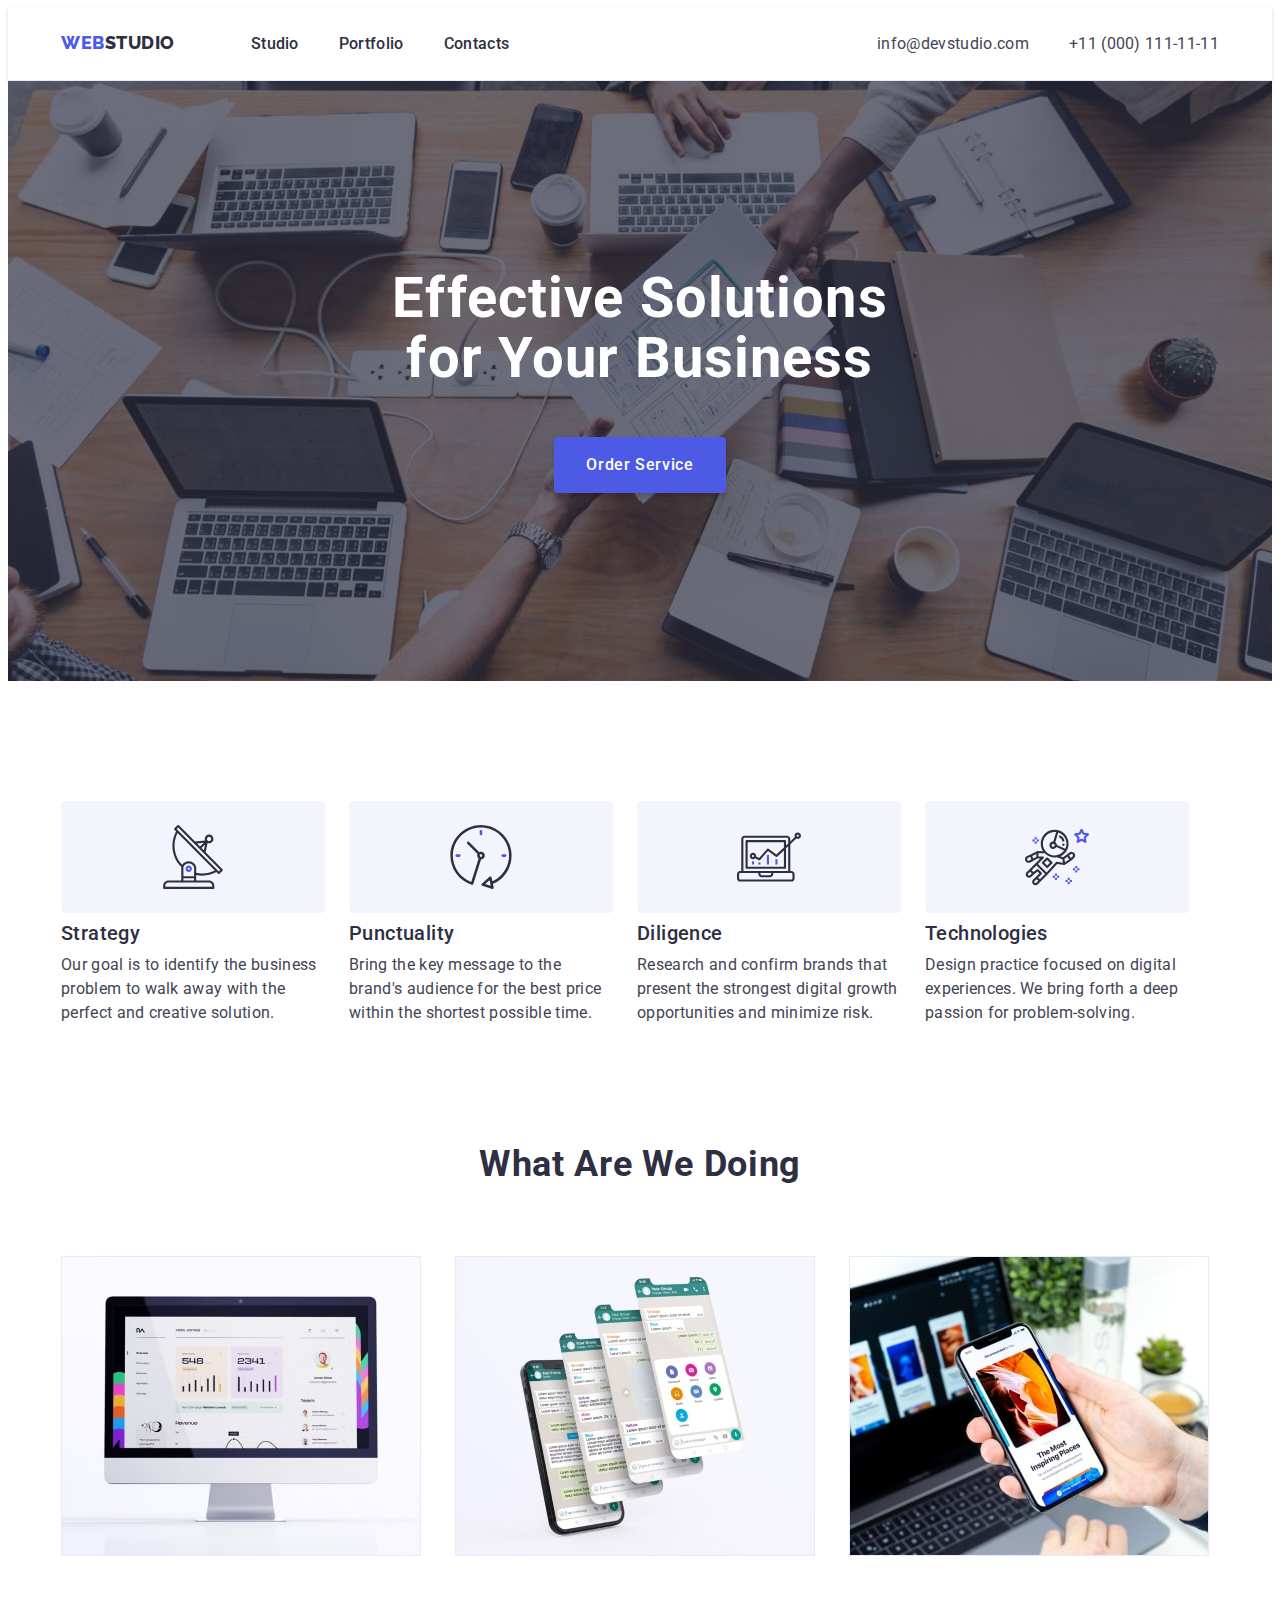
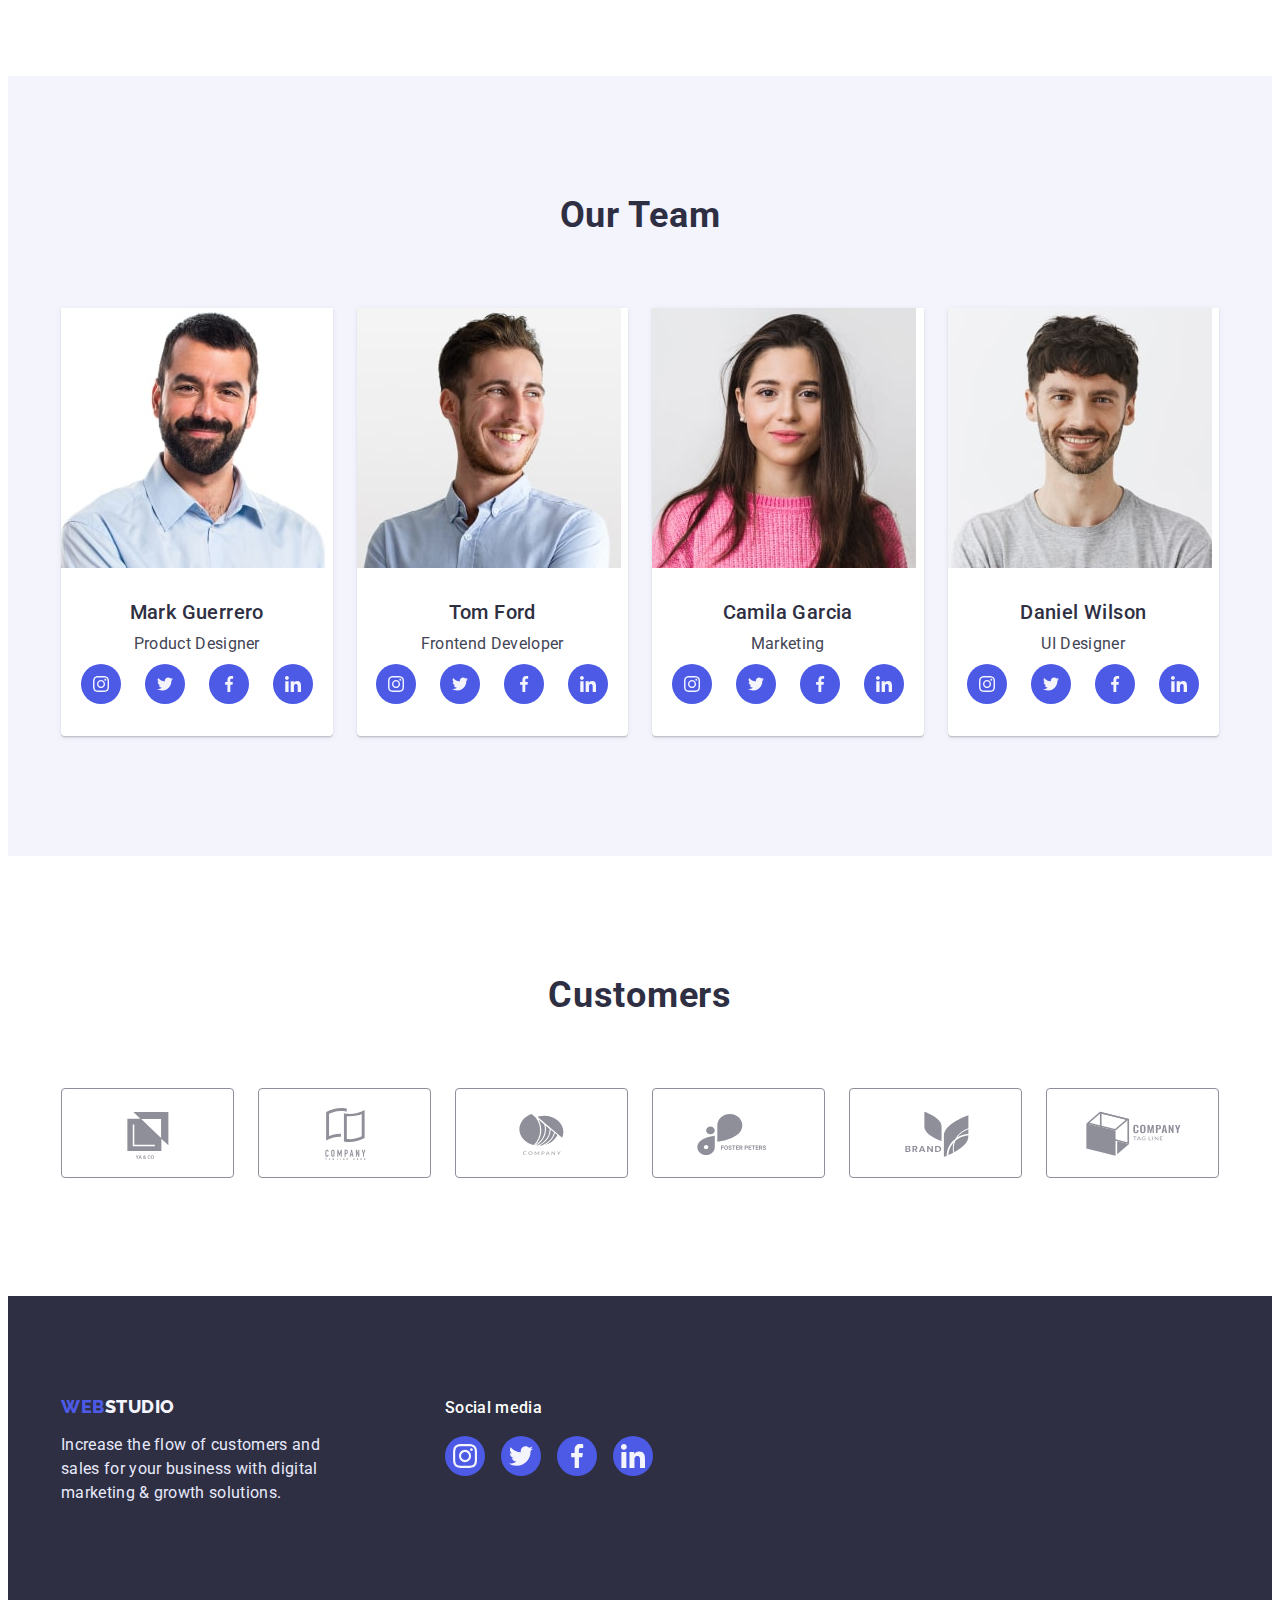
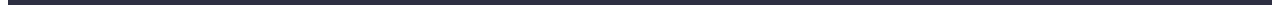
<file: index.html>
<!DOCTYPE html>
<html lang="en">

<head>
    <meta charset="UTF-8">
    <meta http-equiv="X-UA-Compatible" content="IE=edge">
    <meta name="viewport" content="width=device-width, initial-scale=1.0">
    <title>WebStudio</title>
    <link rel="stylesheet" href="https://cdnjs.cloudflare.com/ajax/libs/modern-normalize/1.1.0/modern-normalize.min.css" integrity="sha512-wpPYUAdjBVSE4KJnH1VR1HeZfpl1ub8YT/NKx4PuQ5NmX2tKuGu6U/JRp5y+Y8XG2tV+wKQpNHVUX03MfMFn9Q==" crossorigin="anonymous" referrerpolicy="no-referrer" />
    <link rel="preconnect" href="https://fonts.googleapis.com">
    <link rel="preconnect" href="https://fonts.gstatic.com" crossorigin>
    <link href="https://fonts.googleapis.com/css2?family=Raleway:wght@800&family=Roboto:wght@400;500;700&display=swap" rel="stylesheet">
    <link rel="stylesheet" href="./css/styles.css">
</head>

<body>
    <header class="header">
        <div class="container header-container">
            <nav class="header-nav">
                <a href="./index.html" class="header-logo link"><span>Web</span>Studio</a>
                <ul class="header-list list">
                    <li class="header-item"><a href="./index.html" class="header-link link current">Studio</a></li>
                    <li class="header-item"><a href="portfolio.html" class="header-link link">Portfolio</a></li>
                    <li class="header-item"><a href="" class="header-link link">Contacts</a></li>
                </ul>
            </nav>
            <address class="header-adress">
                <ul class="header-adress-list list">
                    <li class="header-mail"><a href="mailto:info@devstudio.com" class="header-contacts">info@devstudio.com</a>
                    <li class="header-tel"><a href="tel:+110001111111" class="header-contacts">+11 (000) 111-11-11</a></li>
                </ul>
            </address>
        </div>
    </header>

    <main>
        <!-- Main Section -->
        <section class="main">
            <div class="container main-container">
                <h1 class="main-title">Effective Solutions for Your Business</h1>
                <button type="button" class="main-btn">Order Service</button>
            </div>
        </section>
        <!-- /Main Section -->

        <!-- Skills Section-->
        <section class="skills">
            <div class="container skills-container">
                <h2 class="visually-hidden">Skills</h2>
                <ul class="skills-list list">
                    <li class="skills-item">
                        <div class="skills-image">
                            <svg class="skills-icon" width="64" height="64">
                                <use href="./images/icons.svg#antenna"></use>
                            </svg>
                        </div>
                        <h3 class="skills-subtitle subtitle">Strategy</h3>
                        <p class="paragraph">Our goal is to identify the business problem to walk away with the perfect and creative solution.</p>
                    </li>
                    <li class="skills-item">
                        <div class="skills-image">
                            <svg class="skills-icon" width="64" height="64">
                                <use href="./images/icons.svg#clock"></use>
                            </svg>
                        </div>
                        <h3 class="skills-subtitle subtitle">Punctuality</h3>
                        <p class="paragraph">Bring the key message to the brand's audience for the best price within the shortest possible time.</p>
                    </li>
                    <li class="skills-item">
                        <div class="skills-image">
                            <svg class="skills-icon" width="64" height="64">
                                <use href="./images/icons.svg#diagram"></use>
                            </svg>
                        </div>
                        <h3 class="skills-subtitle subtitle">Diligence</h3>
                        <p class="paragraph">Research and confirm brands that present the strongest digital growth opportunities and minimize risk.</p>
                    </li>
                    <li class="skills-item">
                        <div class="skills-image">
                            <svg class="skills-icon" width="64" height="64">
                                <use href="./images/icons.svg#astronaut"></use>
                            </svg>
                        </div>
                        <h3 class="skills-subtitle subtitle">Technologies</h3>
                        <p class="paragraph">Design practice focused on digital experiences. We bring forth a deep passion for problem-solving.</p>
                    </li>
                </ul>
            </div>
        </section>
        <!-- /Skills Section-->

        <!-- What are we doing Section-->
        <section class="work">
            <div class="container work-container">
                <h2 class="work-title title">What are we doing</h2>
                <ul class="work-list list">
                    <li class="work-item"><img src="./images/work-1.jpg" alt="image-1" width="360"></li>
                    <li class="work-item"><img src="./images/work-2.jpg" alt="image-2" width="360"></li>
                    <li class="work-item"><img src="./images/work-3.jpg" alt="image-3" width="360"></li>
                </ul>
            </div>
        </section>
        <!-- /What are we doing Section-->

        <!-- Team Section -->
        <section class="team">
            <div class="container team-container">
                <h2 class="team-title title">Our Team</h2>
                <ul class="team-list list">
                    <li  class="team-item">
                        <img src="./images/team-1.jpg" alt="team-1" width="264">
                        <div class="team-content">
                            <h3 class="team-item-name">Mark Guerrero</h3>
                            <p class="team-item-work">Product Designer</p>
                            <ul class="team-social-list list">
                                <li class="team-social-item">
                                    <a href="" class="team-social-link link">
                                        <svg class="team-social-icon" width="16" height="16">
                                            <use href="./images/icons.svg#instagram"></use>
                                        </svg>
                                    </a>
                                </li>
                                <li class="team-social-item">
                                    <a href="" class="team-social-link link">
                                        <svg class="team-social-icon" width="16" height="16">
                                            <use href="./images/icons.svg#twitter"></use>
                                        </svg>
                                    </a>
                                </li>
                                <li class="team-social-item">
                                    <a href="" class="team-social-link link">
                                        <svg class="team-social-icon" width="16" height="16">
                                            <use href="./images/icons.svg#facebook"></use>
                                        </svg>
                                    </a>
                                </li>
                                <li class="team-social-item">
                                    <a href="" class="team-social-link link">
                                        <svg class="team-social-icon" width="16" height="16">
                                            <use href="./images/icons.svg#linkedin"></use>
                                        </svg>
                                    </a>
                                </li>
                            </ul>
                        </div>
                    </li>
                    <li  class="team-item">
                        <img src="./images/team-2.jpg" alt="team-2" width="264">
                        <div class="team-content">
                            <h3 class="team-item-name">Tom Ford</h3>
                            <p class="team-item-work">Frontend Developer</p>
                            <ul class="team-social-list list">
                                <li class="team-social-item">
                                    <a href="" class="team-social-link link">
                                        <svg class="team-social-icon" width="16" height="16">
                                            <use href="./images/icons.svg#instagram"></use>
                                        </svg>
                                    </a>
                                </li>
                                <li class="team-social-item">
                                    <a href="" class="team-social-link link">
                                        <svg class="team-social-icon" width="16" height="16">
                                            <use href="./images/icons.svg#twitter"></use>
                                        </svg>
                                    </a>
                                </li>
                                <li class="team-social-item">
                                    <a href="" class="team-social-link link">
                                        <svg class="team-social-icon" width="16" height="16">
                                            <use href="./images/icons.svg#facebook"></use>
                                        </svg>
                                    </a>
                                </li>
                                <li class="team-social-item">
                                    <a href="" class="team-social-link link">
                                        <svg class="team-social-icon" width="16" height="16">
                                            <use href="./images/icons.svg#linkedin"></use>
                                        </svg>
                                    </a>
                                </li>
                            </ul>
                        </div>
                    </li>
                    <li class="team-item">
                        <img src="./images/team-3.jpg" alt="team-3" width="264">
                        <div class="team-content">
                            <h3 class="team-item-name">Camila Garcia</h3>
                            <p class="team-item-work">Marketing</p>
                            <ul class="team-social-list list">
                                <li class="team-social-item">
                                    <a href="" class="team-social-link link">
                                        <svg class="team-social-icon" width="16" height="16">
                                            <use href="./images/icons.svg#instagram"></use>
                                        </svg>
                                    </a>
                                </li>
                                <li class="team-social-item">
                                    <a href="" class="team-social-link link">
                                        <svg class="team-social-icon" width="16" height="16">
                                            <use href="./images/icons.svg#twitter"></use>
                                        </svg>
                                    </a>
                                </li>
                                <li class="team-social-item">
                                    <a href="" class="team-social-link link">
                                        <svg class="team-social-icon" width="16" height="16">
                                            <use href="./images/icons.svg#facebook"></use>
                                        </svg>
                                    </a>
                                </li>
                                <li class="team-social-item">
                                    <a href="" class="team-social-link link">
                                        <svg class="team-social-icon" width="16" height="16">
                                            <use href="./images/icons.svg#linkedin"></use>
                                        </svg>
                                    </a>
                                </li>
                            </ul>
                        </div>
                    </li>
                    <li  class="team-item">
                        <img src="./images/team-4.jpg" alt="team-4" width="264">
                        <div class="team-content">
                            <h3 class="team-item-name">Daniel Wilson</h3>
                            <p class="team-item-work">UI Designer</p>
                            <ul class="team-social-list list">
                                <li class="team-social-item">
                                    <a href="" class="team-social-link link">
                                        <svg class="team-social-icon" width="16" height="16">
                                            <use href="./images/icons.svg#instagram"></use>
                                        </svg>
                                    </a>
                                </li>
                                <li class="team-social-item">
                                    <a href="" class="team-social-link link">
                                        <svg class="team-social-icon" width="16" height="16">
                                            <use href="./images/icons.svg#twitter"></use>
                                        </svg>
                                    </a>
                                </li>
                                <li class="team-social-item">
                                    <a href="" class="team-social-link link">
                                        <svg class="team-social-icon" width="16" height="16">
                                            <use href="./images/icons.svg#facebook"></use>
                                        </svg>
                                    </a>
                                </li>
                                <li class="team-social-item">
                                    <a href="" class="team-social-link link">
                                        <svg class="team-social-icon" width="16" height="16">
                                            <use href="./images/icons.svg#linkedin"></use>
                                        </svg>
                                    </a>
                                </li>
                            </ul>
                        </div>
                    </li>
                </ul>
            </div>
        </section>
        <!-- /Team Section -->

        <!-- Customers Section -->
        <section class="customers">
            <div class="customers-container container">
                <h2 class="customers-title title">Customers</h2>
                <ul class="customers-list list">
                    <li class="customers-item">
                        <a href="" class="customers-link link">
                            <svg class="customers-icon" width="104" height="56">
                                <use href="./images/icons.svg#company1"></use>
                            </svg>
                        </a>
                    </li>
                    <li class="customers-item">
                        <a href="" class="customers-link link">
                            <svg class="customers-icon" width="104" height="56">
                                <use href="./images/icons.svg#company2"></use>
                            </svg>
                        </a>
                    </li>
                    <li class="customers-item">
                        <a href="" class="customers-link link">
                            <svg class="customers-icon" width="104" height="56">
                                <use href="./images/icons.svg#company3"></use>
                            </svg>
                        </a>
                    </li>
                    <li class="customers-item">
                        <a href="" class="customers-link link">
                            <svg class="customers-icon" width="104" height="56">
                                <use href="./images/icons.svg#company4"></use>
                            </svg>
                        </a>
                    </li>
                    <li class="customers-item">
                        <a href="" class="customers-link link">
                            <svg class="customers-icon" width="104" height="56">
                                <use href="./images/icons.svg#company5"></use>
                            </svg>
                        </a>
                    </li>
                    <li class="customers-item">
                        <a href="" class="customers-link link">
                            <svg class="customers-icon" width="104" height="56">
                                <use href="./images/icons.svg#company6"></use>
                            </svg>
                        </a>
                    </li>
                </ul>
            </div>
        </section>
        <!-- /Customers Section-->
    </main>

    <footer class="footer">
        <div class="footer-container container">
            <div class="footer-content">
                <a href="./index.html" class="footer-logo link"><span>Web</span>Studio</a>
                <p class="footer-text">Increase the flow of customers and sales for your business with digital marketing & growth solutions.</p>
            </div>
            <div>
                <p class="footer-social-title">Social media</p>
                <ul class="footer-social-list list">
                    <li class="footer-social-item">
                        <a href="" class="footer-social-link link">
                            <svg class="footer-social-icon" width="24" height="24">
                                <use href="./images/icons.svg#instagram"></use>
                            </svg>
                        </a>
                    </li>
                    <li class="footer-social-item">
                        <a href="" class="footer-social-link link">
                            <svg class="footer-social-icon" width="24" height="24">
                                <use href="./images/icons.svg#twitter"></use>
                            </svg>
                        </a>
                    </li>
                    <li class="footer-social-item">
                        <a href="" class="footer-social-link link">
                            <svg class="footer-social-icon" width="24" height="24">
                                <use href="./images/icons.svg#facebook"></use>
                            </svg>
                        </a>
                    </li>
                    <li class="footer-social-item">
                        <a href="" class="footer-social-link link">
                            <svg class="footer-social-icon" width="24" height="24">
                                <use href="./images/icons.svg#linkedin"></use>
                            </svg>
                        </a>
                    </li>
                </ul>
            </div>
        </div>
    </footer>
</body>

</html>
</file>
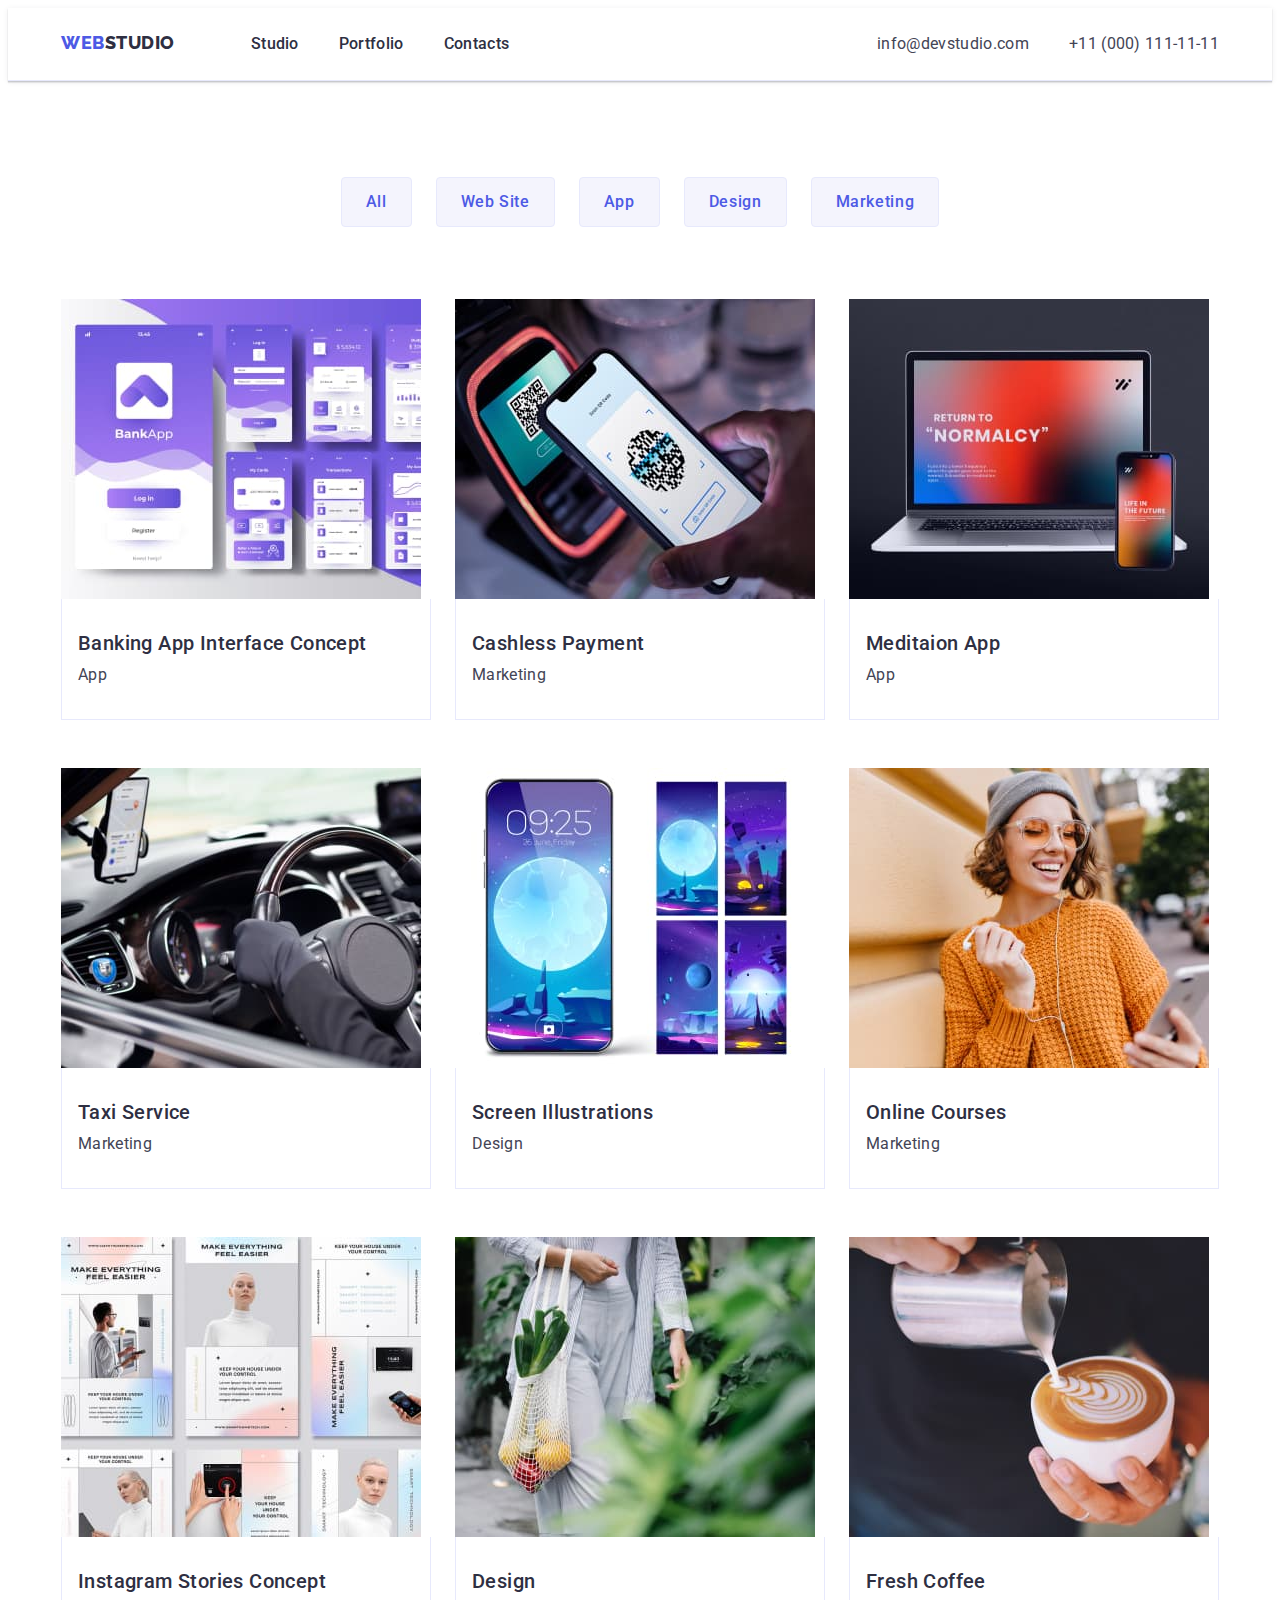
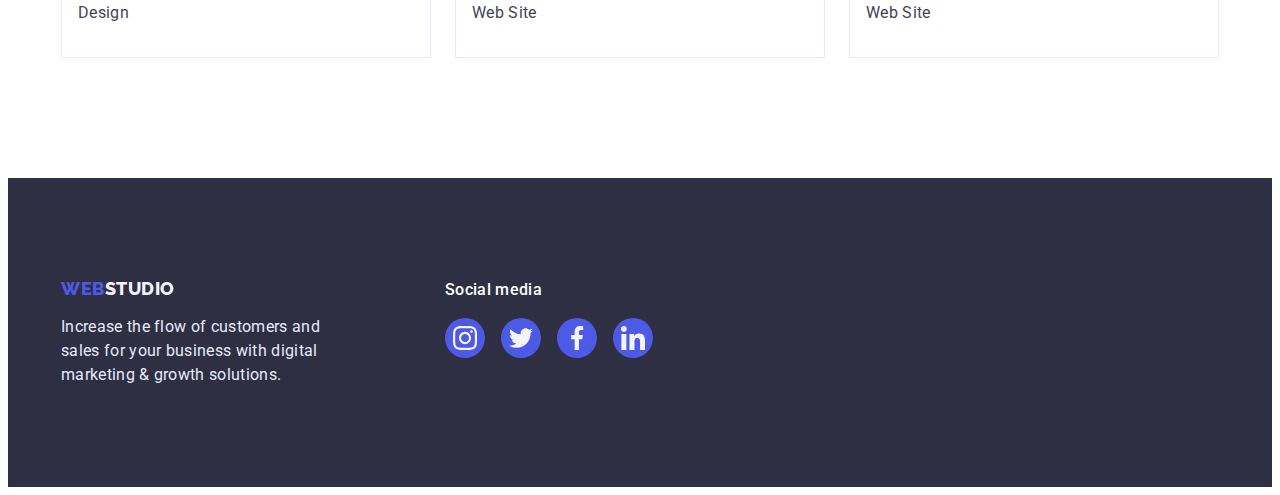
<file: portfolio.html>
<!DOCTYPE html>
<html lang="en">
<head>
    <meta charset="UTF-8">
    <meta http-equiv="X-UA-Compatible" content="IE=edge">
    <meta name="viewport" content="width=device-width, initial-scale=1.0">
    <title>Portfolio</title>
    <link rel="stylesheet" href="https://cdnjs.cloudflare.com/ajax/libs/modern-normalize/1.1.0/modern-normalize.min.css" integrity="sha512-wpPYUAdjBVSE4KJnH1VR1HeZfpl1ub8YT/NKx4PuQ5NmX2tKuGu6U/JRp5y+Y8XG2tV+wKQpNHVUX03MfMFn9Q==" crossorigin="anonymous" referrerpolicy="no-referrer" />
    <link rel="preconnect" href="https://fonts.googleapis.com">
    <link rel="preconnect" href="https://fonts.gstatic.com" crossorigin>
    <link href="https://fonts.googleapis.com/css2?family=Raleway:wght@800&family=Roboto:wght@400;500;700&display=swap" rel="stylesheet">
    <link rel="stylesheet" href="./css/styles.css">
</head>
<body>
    <header class="header">
        <div class="container header-container">
            <nav class="header-nav">
                <a href="./index.html" class="header-logo link"><span>Web</span>Studio</a>
                <ul class="header-list list">
                    <li class="header-item"><a href="./index.html" class="header-link link">Studio</a></li>
                    <li class="header-item"><a href="portfolio.html" class="header-link link current">Portfolio</a></li>
                    <li class="header-item"><a href="" class="header-link link">Contacts</a></li>
                </ul>
            </nav>
            <address class="header-adress">
                <ul class="header-list list">
                    <li class="header-mail"><a href="mailto:info@devstudio.com" class="header-contacts">info@devstudio.com</a>
                    <li class="header-tel"><a href="tel:+110001111111" class="header-contacts">+11 (000) 111-11-11</a></li>
                </ul>
            </address>
        </div>
    </header>

    <main>
        <!-- Portfolio section -->
        <section class="Portfolio">
            <div class="container portfolio-container">
                <h1 class="visually-hidden">Portfolio</h1>
                <ul class="Portfolio-list list">
                    <li class="portfolio-item">
                        <button type="button" class="portfolio-btn">All</button>
                    </li>
    
                    <li class="portfolio-item">
                        <button type="button" class="portfolio-btn">Web Site</button>
                    </li>
    
                    <li class="portfolio-item">
                        <button type="button" class="portfolio-btn">App</button>
                    </li>
    
                    <li class="portfolio-item">
                        <button type="button" class="portfolio-btn">Design</button>
                    </li>
    
                    <li class="portfolio-item">
                        <button type="button" class="portfolio-btn">Marketing</button>
                    </li>
                </ul>

                <ul class="portfolio-images-list list">
                    <li class="portfolio-images-item">
                        <a href="" class="portfolio-link link">
                            <img src="./images/app-1.jpg" alt="app-1" width="360">
                            <div class="portfolio-content">
                                <h2 class="subtitle portfolio-subtitle">Banking App Interface Concept</h2>
                                <p class="paragraph">App</p>
                            </div>
                        </a>
                    </li>

                    <li class="portfolio-images-item">
                        <a href="" class="portfolio-link link">
                            <img src="./images/app-2.jpg" alt="app-2" width="360">
                            <div class="portfolio-content">
                                <h2 class="subtitle portfolio-subtitle">Cashless Payment</h2>
                                <p class="paragraph">Marketing</p>
                            </div>
                        </a>
                    </li>

                    <li class="portfolio-images-item">
                        <a href="" class="portfolio-link link">
                            <img src="./images/app-3.jpg" alt="app-3" width="360">
                            <div class="portfolio-content">
                                <h2 class="subtitle portfolio-subtitle">Meditaion App</h2>
                                <p class="paragraph">App</p>
                            </div>
                        </a>
                    </li>
    
                    <li class="portfolio-images-item">
                        <a href="" class="portfolio-link link">
                            <img src="./images/marketing-1.jpg" alt="marketing-1" width="360">
                            <div class="portfolio-content">
                                <h2 class="subtitle portfolio-subtitle">Taxi Service</h2>
                                <p class="paragraph">Marketing</p>
                            </div>
                        </a>
                    </li>

                    <li class="portfolio-images-item">
                        <a href="" class="portfolio-link link">
                            <img src="./images/marketing-2.jpg" alt="marketing-2" width="360">
                            <div class="portfolio-content">
                                <h2 class="subtitle portfolio-subtitle">Screen Illustrations</h2>
                                <p class="paragraph">Design</p>
                            </div>
                        </a>
                    </li>

                    <li class="portfolio-images-item">
                        <a href="" class="portfolio-link link">
                            <img src="./images/marketing-3.jpg" alt="marketing-3" width="360">
                            <div class="portfolio-content">
                                <h2 class="subtitle portfolio-subtitle">Online Courses</h2>
                                <p class="paragraph">Marketing</p>
                            </div>
                        </a>
                    </li>
    
                    <li class="portfolio-images-item">
                        <a href="" class="portfolio-link link">
                            <img src="./images/design-1.jpg" alt="design-1" width="360">
                            <div class="portfolio-content">
                                <h2 class="subtitle portfolio-subtitle">Instagram Stories Concept</h2>
                                <p class="paragraph">Design</p>
                            </div>
                        </a>
                    </li>

                    <li class="portfolio-images-item">
                        <a href="" class="portfolio-link link">
                            <img src="./images/design-2.jpg" alt="design-2" width="360">
                            <div class="portfolio-content">
                                <h2 class="subtitle portfolio-subtitle">Design</h2>
                                <p class="paragraph">Web Site</p>
                            </div>
                        </a>
                    </li>

                    <li class="portfolio-images-item">
                        <a href="" class="portfolio-link link">
                            <img src="./images/design-3.jpg" alt="design-3" width="360">
                            <div class="portfolio-content">
                                <h2 class="subtitle portfolio-subtitle">Fresh Coffee</h2>
                                <p class="paragraph">Web Site</p>
                            </div>
                        </a>
                    </li>
                </ul>
            </div>
        </section>
        <!-- /Portfolio Section -->
    </main>

    <footer class="footer">
        <div class="footer-container container">
            <div class="footer-content">
                <a href="./index.html" class="footer-logo link"><span>Web</span>Studio</a>
                <p class="footer-text">Increase the flow of customers and sales for your business with digital marketing & growth solutions.</p>
            </div>
            <div>
                <p class="footer-social-title">Social media</p>
                <ul class="footer-social-list list">
                    <li class="footer-social-item">
                        <a href="" class="footer-social-link link">
                            <svg class="footer-social-icon" width="24" height="24">
                                <use href="./images/icons.svg#instagram"></use>
                            </svg>
                        </a>
                    </li>
                    <li class="footer-social-item">
                        <a href="" class="footer-social-link link">
                            <svg class="footer-social-icon" width="24" height="24">
                                <use href="./images/icons.svg#twitter"></use>
                            </svg>
                        </a>
                    </li>
                    <li class="footer-social-item">
                        <a href="" class="footer-social-link link">
                            <svg class="footer-social-icon" width="24" height="24">
                                <use href="./images/icons.svg#facebook"></use>
                            </svg>
                        </a>
                    </li>
                    <li class="footer-social-item">
                        <a href="" class="footer-social-link link">
                            <svg class="footer-social-icon" width="24" height="24">
                                <use href="./images/icons.svg#linkedin"></use>
                            </svg>
                        </a>
                    </li>
                </ul>
            </div>
        </div>
    </footer>
</body>
</html>
</file>
<file: css/styles.css>
:root {
    --main-color: #fff;
    --second-color: #2E2F42;
    --paragraph-color: #434455;
    --pressed-color: #404BBF;
}

img {
    display: block;
    max-width: 100%;
    height: auto;
}

h1, h2, h3, h4, h5, h6, p {
    margin: 0;
}

 ul {
    margin: 0;
    padding: 0;
}

body {
    font-family: 'Roboto', sans-serif;
    font-size: 16px;
    color: var(--second-color);
    background: #FFFFFF;
}

.container{
    width: 1158px;
    padding: 0 15px;
    margin: 0 auto;
    /*outline: 1px solid red;*/
}

.list {
    list-style: none;
 }

 .link {
    text-decoration: none;
 }

 .title {
    font-size: 36px;
    line-height: 1.1;
    letter-spacing: 0.02em;
    text-transform: capitalize;
    text-align: center;
 }
 
 .subtitle {
    font-weight: 500;
    font-size: 20px;
    line-height: 1.2;
    letter-spacing: 0.02em;
    color: var(--second-color); 
 }

 .paragraph {
    font-size: 16px;
    line-height: 1.5;
    letter-spacing: 0.02em;
    color: var(--paragraph-color);  
 }

 .visually-hidden {
    position: absolute;
    width: 1px;
    height: 1px;
    margin: -1px;
    border: 0;
    padding: 0;
    
    white-space: nowrap;
    clip-path: inset(100%);
    clip: rect(0 0 0 0);
    overflow: hidden;
  }
  .current:visited {
    color: #4D5AE5;
  }
  /* ----------- header ----------- */

  .header {
    border-bottom: 1px solid #E7E9FC;
    padding: 24px 0;
    box-shadow: 0px 2px 1px rgba(46, 47, 66, 0.08), 0px 1px 1px rgba(46, 47, 66, 0.16), 0px 1px 6px rgba(46, 47, 66, 0.08);
}

.header-container {
    display: flex;
    align-items: center;
    justify-content: space-between;
    
}

.header-nav {
    display: flex;
    gap: 76px;
}
.header-logo {
    font-family: 'Raleway';
    font-weight: 800;
    font-size: 18px;
    line-height: 1.17;
    letter-spacing: 0.03em;
    text-transform: uppercase;
    color: #2E2F42;
}

.header-logo span {
    color: #4D5AE5;
}

.header-list {
}

.header-adress-list {
    display: flex;
    gap: 40px
}

.header-item {
}
.header-link {
    font-weight: 500;
    font-size: 16px;
    line-height: 1.5;
    letter-spacing: 0.02em;
    color: var(--second-color);
}

.header-link:hover,
.header-link:focus {
    color: var(--pressed-color);
}

.header-adress {
}
.header-list {
    display: flex;
    gap: 40px;
}

.header-contacts {
    font-style: normal;
    font-size: 16px;
    line-height: 1.5;
    letter-spacing: 0.02em;
    text-decoration: none;
    color: var(--paragraph-color);
}

.header-tel {
}

.header-contacts:hover,
.header-contacts:focus {
    color: var(--pressed-color);
}


/* ----------- main ----------- */

.main {
    margin: 0 auto;
    background-image: linear-gradient(rgba(46, 47, 66, 0.7), rgba(46, 47, 66, 0.7)), url(../images/hero-img.jpg);
    background-color: rgba(46, 47, 66, 0.7);
    background-repeat: no-repeat;
    background-position: center;
    background-size: cover;
    padding: 188px 0;
    max-width: 1440px;
    
}

.main-container {
   
   
}

.main-title {
    font-size: 56px;
    line-height: 1.07;
    letter-spacing: 0.02em;
    text-align: center;
    color: var(--main-color);
    max-width: 496px;
    margin: 0 auto;
      
}
.main-btn {
    font-family: 'Roboto';
    font-weight: 500;
    font-size: 16px;
    line-height: 1.5;
    letter-spacing: 0.04em;
    cursor: pointer;
    color: #FFFFFF;
    background: #4D5AE5;
    display: block;
    margin: 0 auto; 
    box-shadow: 0px 4px 4px rgba(0, 0, 0, 0.15);
    border-radius: 4px;
    padding: 16px 32px;
    margin-top: 48px;
    border: none
}
.main-btn:hover,
.main-btn:focus {
    color: #FFFFFF;
    background-color: var(--pressed-color);
}

/* ----------- skills ----------- */

.skills {
    padding: 120px 0;
}

.skills-list {
    display: flex;
    gap: 24px;
}

.skills-item {
    max-width: 264px;
}


.skills-subtitle { 
    margin-bottom: 8px;
}
.skills-item-text {
 
}

.skills-image {
    margin-bottom: 8px;
    background: #F4F4FD;
    border-radius: 4px;
    display: flex;
    align-items: center;
    justify-content: center;
    height: 112px;
}

.skills-icon {
    width: 64px;
    height: 64px;
}


/* ----------- work ----------- */

.work {
    padding-bottom: 120px;
}
.work-title {
    color: var(--second-color);    
    margin-bottom: 72px;
}
.work-list {
    display: flex; 
    gap: 24px;
}
.work-item {
    width: calc((100% - 48px) / 3);
}

.work-container {
}

/* ----------- team ----------- */

.team {
    background: #F4F4FD;
    padding: 120px 0;
}

.team-container {
    
}

.team-title {
    color: var(--second-color);
    margin-bottom: 72px; 
}

.team-content {
    padding: 32px 0px;
}

.team-list {
    display: flex;
    gap: 24px;
}
.team-item {
    width: calc((100% - 72px) / 4);
    background: #FFFFFF;
    box-shadow: 0px 1px 6px rgba(46, 47, 66, 0.08), 0px 1px 1px rgba(46, 47, 66, 0.16), 0px 2px 1px rgba(46, 47, 66, 0.08);
    border-radius: 0px 0px 4px 4px;
    }
.team-item-name {
    font-weight: 500;
    font-size: 20px;
    line-height: 1.20;
    letter-spacing: 0.02em;
    text-align: center;
    color: var(--second-color);
    margin-bottom: 8px;
}
.team-item-work {
    font-size: 16px;
    line-height: 1.5;
    letter-spacing: 0.02em;
    text-align: center;
    color: var(--paragraph-color);
    margin-bottom: 8px;    
}

.team-social-list {
    display: flex;
    gap: 24px;
    justify-content: center;
}

.team-social-item {
    width: 40px;
    height: 40px;
}

.team-social-link {
    display: flex;
    justify-content: center;
    align-items: center;
    width: 100%;
    height: 100%;
    border-radius: 50%;
    background-color: #4D5AE5;
}

.team-social-icon {
    fill: #f4f4fd;
}

.team-social-link:is(:hover, :focus) {
    background-color: var(--pressed-color);
}
/*
.team-social-link:is(:hover, :focus) .team-social-icon {
    fill: black;
}
*/

/* ----------- customers ----------- */

.customers {
    padding: 120px 0 120px;
}
.customers-container {
}

.customers-title {
    margin-bottom: 72px;
}
.customers-list {
    display: flex;
    gap: 24px;
}

.customers-item {
    width: calc((100% - 120px) / 6);
    height: 88px;
    fill: #8E8F99;
}
.customers-link {
    display: flex;
    color: #8e8f99;
    border: 1px solid #8E8F99;
    border-radius: 4px;
    align-items: center;
    justify-content: center;
    height: 100%;
}

.customers-icon {
    fill: currentColor;
}

.customers-link:is(:focus, :hover) {
    color: var(--pressed-color);
    border-color: var(--pressed-color);
}

/* ----------- footer ----------- */

.footer {
    background: #2E2F42;
    padding: 100px 0;
}

.footer-container {
    display: flex;
    align-items: baseline;
    
}

.footer-content {
    margin-right: 120px;
}

.footer-logo {
    font-family: 'Raleway';
    font-weight: 800;
    font-size: 18px;
    line-height: 1.17;
    letter-spacing: 0.03em;
    text-transform: uppercase;
    color: #F4F4FD;
}
.footer-logo span {
    color: #4D5AE5;
}

.footer-text {
    line-height: 1.5;
    letter-spacing: 0.02em;
    color: #E7E9FC;
    max-width: 264px;
    margin-top: 16px;
}

.footer-social-title{
    font-weight: 500;
    font-size: 16px;
    line-height: 1.5;
    letter-spacing: 0.02em;  
    margin-bottom: 16px;
    color: #FFFFFF;
}

.footer-social-list {
    display: flex;
    gap: 16px;
}

.footer-social-item {
    width: 40px;
    height: 40px;
}

.footer-social-link {
    width: 100%;
    height: 100%;
    background-color: #4d5ae5;
    border-radius: 50%;
    display: flex;
    align-items: center;
    justify-content: center;
}

.footer-social-link:is(:focus, :hover) {
    background-color:#31D0AA;
}

.footer-social-icon {
    fill:  #f4f4fd;
}

/* Portfolio Page Styles */

.Portfolio {
    padding: 96px 0 120px;
}

.portfolio-container {
    
}

.portfolio-content {
    
}

.Portfolio-list {
    display: flex;
    justify-content: center;
    gap: 24px;
}

.portfolio-images-list {
    display: flex;
    flex-wrap: wrap;
    margin-top: 72px;
    gap: 24px;
    row-gap: 48px;
}


.portfolio-content {
    padding: 32px 16px;
    border: 1px solid #E7E9FC;
    border-top: none;
}

.portfolio-images-item {
    width: calc((100% - 48px) / 3);
}

.portfolio-link {
    background: #FFFFFF;
    display: block;
}

.portfolio-link:hover,
.portfolio-link:focus {
}

.portfolio-subtitle{
    margin-bottom: 8px;
}

.portfolio-item {
}
.portfolio-btn {
    font-family: inherit;
    font-weight: 500;
    font-size: 16px;
    line-height: 1.5;
    letter-spacing: 0.04em;
    color: #4D5AE5;
    cursor: pointer;
    background: #F4F4FD;
    border: 1px solid #E7E9FC;
    border-radius: 4px;
    padding: 12px 24px;
}

.portfolio-btn:is(:hover, :focus) {
    color: #FFFFFF;
    background-color: var(--pressed-color);
    border: 1px solid var(--pressed-color);
    box-shadow: 0px 3px 1px rgba(0, 0, 0, 0.1), 0px 2px 1px rgba(0, 0, 0, 0.08), 0px 2px 2px rgba(0, 0, 0, 0.12);
}

.portfolio-link:is(:focus, :hover) {
    box-shadow: 0px 1px 6px rgba(46, 47, 66, 0.08), 0px 1px 1px rgba(46, 47, 66, 0.16), 0px 2px 1px rgba(46, 47, 66, 0.08);
}
</file>
